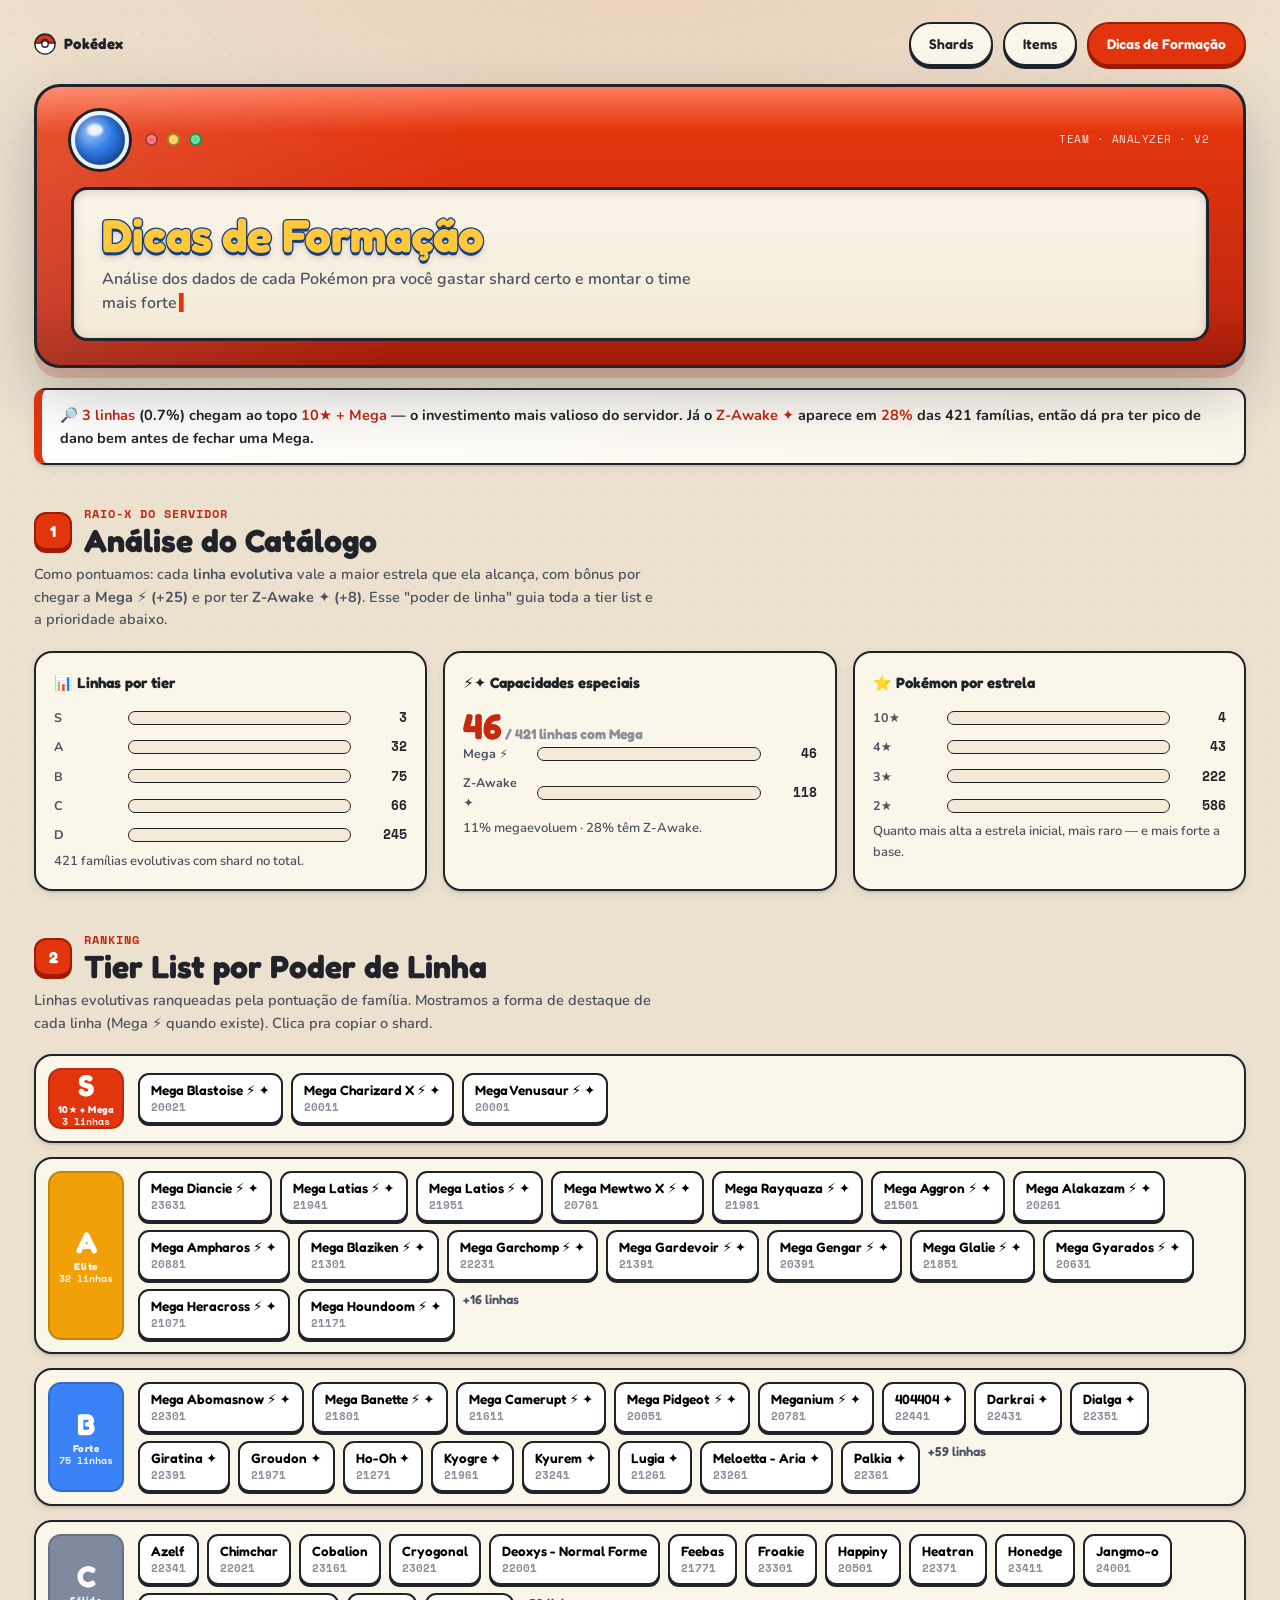
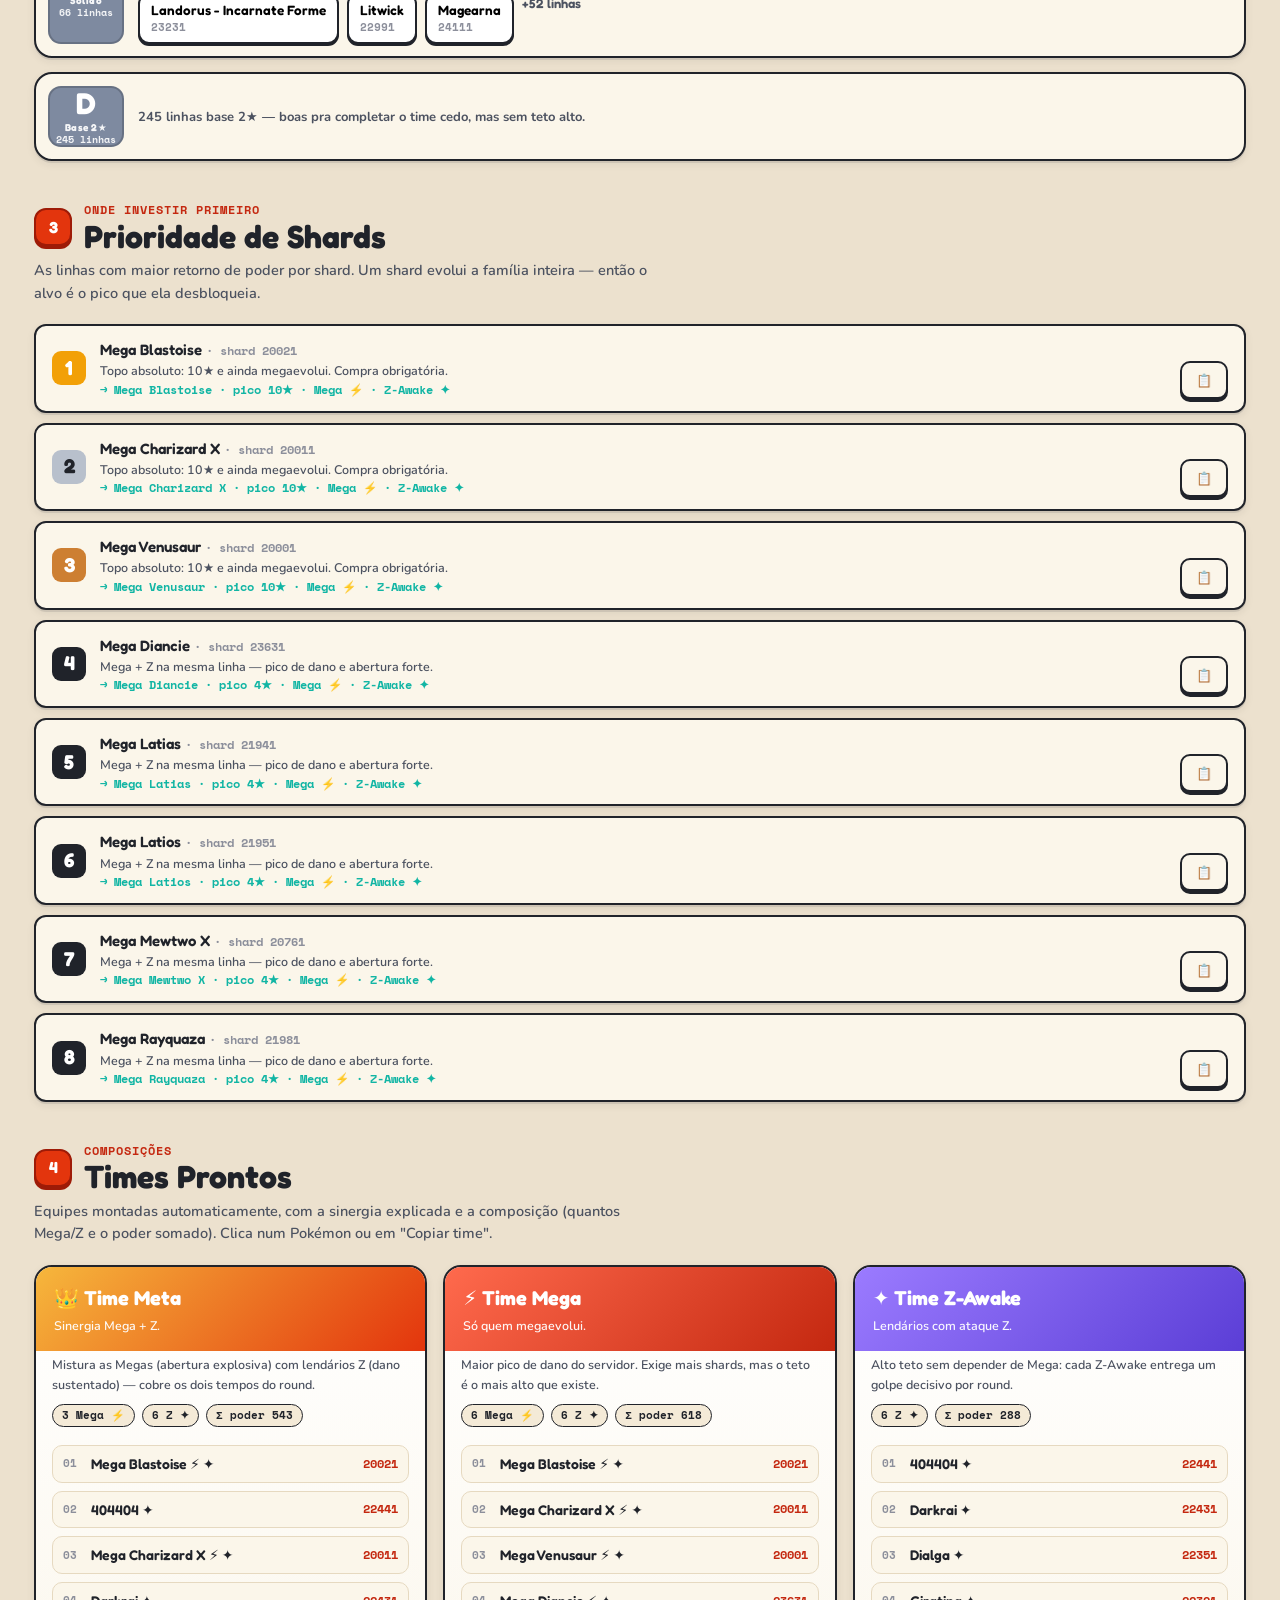
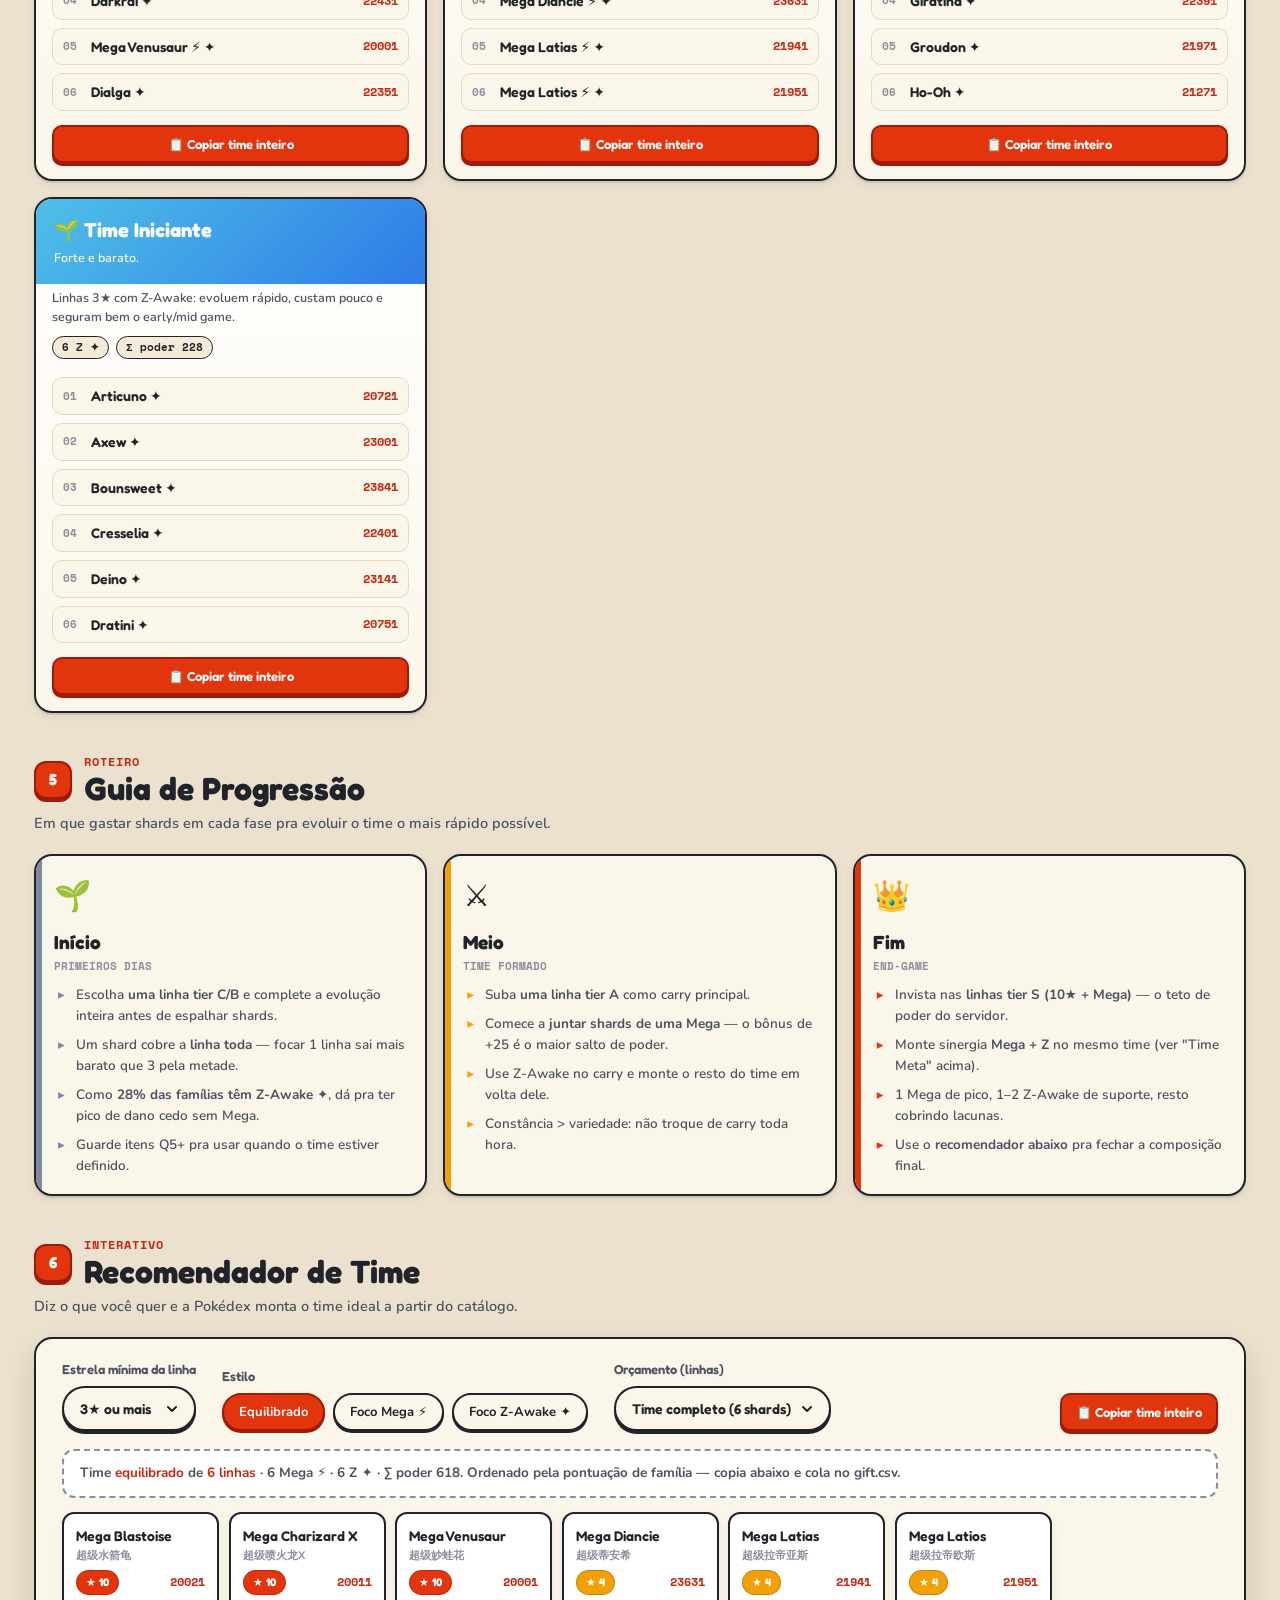
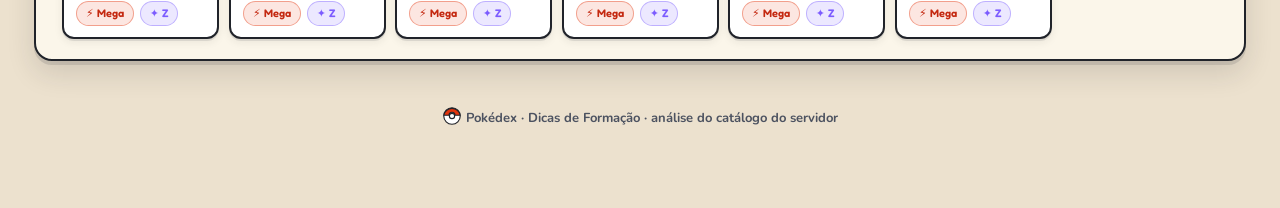
<file: dicas.html>
<!DOCTYPE html>
<html lang="pt-BR">
<head>
<meta charset="UTF-8">
<meta name="viewport" content="width=device-width, initial-scale=1.0">
<title>Dicas de Formação — Pokédex do Servidor</title>
<meta name="description" content="Análise completa do servidor: tier list por pontuação de família, prioridade de shards, times prontos com sinergia e um recomendador interativo — tudo calculado dos dados de cada Pokémon.">
<link rel="preconnect" href="https://fonts.googleapis.com">
<link rel="preconnect" href="https://fonts.gstatic.com" crossorigin>
<link href="https://fonts.googleapis.com/css2?family=Fredoka:wght@400;500;600;700&family=Nunito:wght@400;600;700;800;900&family=Space+Mono:wght@400;700&display=swap" rel="stylesheet">
<link rel="stylesheet" href="assets/css/styles.css">
<link rel="icon" href="data:image/svg+xml,%3Csvg xmlns='http://www.w3.org/2000/svg' viewBox='0 0 48 48'%3E%3Ccircle cx='24' cy='24' r='22' fill='%23fff' stroke='%2320232A' stroke-width='3'/%3E%3Cpath d='M2.3 22a22 22 0 0 1 43.4 0H32a8 8 0 0 0-16 0H2.3Z' fill='%23E3350D' stroke='%2320232A' stroke-width='3'/%3E%3Ccircle cx='24' cy='24' r='7' fill='%23fff' stroke='%2320232A' stroke-width='3'/%3E%3C/svg%3E">
</head>
<body>
<div class="container">

  <nav class="nav">
    <span class="nav-brand" id="brand"></span>
    <a href="index.html" class="nav-tab">Shards</a>
    <a href="items.html" class="nav-tab">Items</a>
    <a href="dicas.html" class="nav-tab active">Dicas de Formação</a>
  </nav>

  <header class="dex rise">
    <div class="dex-top">
      <div class="lens"></div>
      <div class="leds"><span class="led r"></span><span class="led y"></span><span class="led g"></span></div>
      <span class="dex-tagline">TEAM · ANALYZER · v2</span>
    </div>
    <div class="dex-screen">
      <h1><span class="logo-pop">Dicas de Formação</span></h1>
      <p class="subtitle blink-cursor">Análise dos dados de cada Pokémon pra você gastar shard certo e montar o time mais forte</p>
    </div>
  </header>

  <div class="callout" id="callout"></div>

  <!-- 1. ANÁLISE -->
  <section class="section">
    <div class="section-head">
      <span class="section-num">1</span>
      <div><div class="section-kicker">Raio-X do servidor</div><h2>Análise do Catálogo</h2></div>
    </div>
    <p class="section-sub">Como pontuamos: cada <b>linha evolutiva</b> vale a maior estrela que ela alcança, com bônus por chegar a <b>Mega ⚡ (+25)</b> e por ter <b>Z-Awake ✦ (+8)</b>. Esse "poder de linha" guia toda a tier list e a prioridade abaixo.</p>
    <div class="insights" id="insights"></div>
  </section>

  <!-- 2. TIER LIST -->
  <section class="section">
    <div class="section-head">
      <span class="section-num">2</span>
      <div><div class="section-kicker">Ranking</div><h2>Tier List por Poder de Linha</h2></div>
    </div>
    <p class="section-sub">Linhas evolutivas ranqueadas pela pontuação de família. Mostramos a forma de destaque de cada linha (Mega ⚡ quando existe). Clica pra copiar o shard.</p>
    <div id="tiers"></div>
  </section>

  <!-- 3. PRIORIDADE -->
  <section class="section">
    <div class="section-head">
      <span class="section-num">3</span>
      <div><div class="section-kicker">Onde investir primeiro</div><h2>Prioridade de Shards</h2></div>
    </div>
    <p class="section-sub">As linhas com maior retorno de poder por shard. Um shard evolui a família inteira — então o alvo é o pico que ela desbloqueia.</p>
    <div class="priority" id="priority"></div>
  </section>

  <!-- 4. TIMES -->
  <section class="section">
    <div class="section-head">
      <span class="section-num">4</span>
      <div><div class="section-kicker">Composições</div><h2>Times Prontos</h2></div>
    </div>
    <p class="section-sub">Equipes montadas automaticamente, com a sinergia explicada e a composição (quantos Mega/Z e o poder somado). Clica num Pokémon ou em "Copiar time".</p>
    <div class="teams" id="teams"></div>
  </section>

  <!-- 5. PROGRESSÃO -->
  <section class="section">
    <div class="section-head">
      <span class="section-num">5</span>
      <div><div class="section-kicker">Roteiro</div><h2>Guia de Progressão</h2></div>
    </div>
    <p class="section-sub">Em que gastar shards em cada fase pra evoluir o time o mais rápido possível.</p>
    <div class="phases">
      <div class="phase early">
        <div class="pico">🌱</div><h3>Início</h3><div class="when">Primeiros dias</div>
        <ul>
          <li>Escolha <b>uma linha tier C/B</b> e complete a evolução inteira antes de espalhar shards.</li>
          <li>Um shard cobre a <b>linha toda</b> — focar 1 linha sai mais barato que 3 pela metade.</li>
          <li>Como <b>28% das famílias têm Z-Awake ✦</b>, dá pra ter pico de dano cedo sem Mega.</li>
          <li>Guarde itens Q5+ pra usar quando o time estiver definido.</li>
        </ul>
      </div>
      <div class="phase mid">
        <div class="pico">⚔️</div><h3>Meio</h3><div class="when">Time formado</div>
        <ul>
          <li>Suba <b>uma linha tier A</b> como carry principal.</li>
          <li>Comece a <b>juntar shards de uma Mega</b> — o bônus de +25 é o maior salto de poder.</li>
          <li>Use Z-Awake no carry e monte o resto do time em volta dele.</li>
          <li>Constância &gt; variedade: não troque de carry toda hora.</li>
        </ul>
      </div>
      <div class="phase late">
        <div class="pico">👑</div><h3>Fim</h3><div class="when">End-game</div>
        <ul>
          <li>Invista nas <b>linhas tier S (10★ + Mega)</b> — o teto de poder do servidor.</li>
          <li>Monte sinergia <b>Mega + Z</b> no mesmo time (ver "Time Meta" acima).</li>
          <li>1 Mega de pico, 1–2 Z-Awake de suporte, resto cobrindo lacunas.</li>
          <li>Use o <b>recomendador abaixo</b> pra fechar a composição final.</li>
        </ul>
      </div>
    </div>
  </section>

  <!-- 6. RECOMENDADOR -->
  <section class="section">
    <div class="section-head">
      <span class="section-num">6</span>
      <div><div class="section-kicker">Interativo</div><h2>Recomendador de Time</h2></div>
    </div>
    <p class="section-sub">Diz o que você quer e a Pokédex monta o time ideal a partir do catálogo.</p>
    <div class="reco">
      <div class="reco-controls">
        <div class="reco-field">
          <span class="lab">Estrela mínima da linha</span>
          <select class="select" id="reco-star">
            <option value="0">Qualquer</option>
            <option value="2">2★ ou mais</option>
            <option value="3" selected>3★ ou mais</option>
            <option value="4">4★ ou mais</option>
            <option value="10">Só 10★</option>
          </select>
        </div>
        <div class="reco-field">
          <span class="lab">Estilo</span>
          <div class="chip-group" id="reco-style">
            <button class="chip active" data-style="balanced">Equilibrado</button>
            <button class="chip" data-style="mega">Foco Mega ⚡</button>
            <button class="chip" data-style="z">Foco Z-Awake ✦</button>
          </div>
        </div>
        <div class="reco-field">
          <span class="lab">Orçamento (linhas)</span>
          <select class="select" id="reco-size">
            <option value="3">Trio (3 shards)</option>
            <option value="6" selected>Time completo (6 shards)</option>
          </select>
        </div>
        <button class="btn btn-red" id="reco-copy" style="margin-left:auto">📋 Copiar time inteiro</button>
      </div>
      <div class="reco-note" id="reco-note"></div>
      <div class="reco-out" id="reco-out"></div>
    </div>
  </section>

  <footer class="footer">
    <span id="foot-ball"></span>Pokédex · Dicas de Formação · análise do catálogo do servidor
  </footer>

</div>

<script src="assets/js/pokemons-data.js"></script>
<script src="assets/js/app.js"></script>
<script>
  document.getElementById('brand').innerHTML = POKEBALL_SVG + 'Pokédex';
  document.getElementById('foot-ball').innerHTML = POKEBALL_SVG;

  /* ---------- modelo de famílias ---------- */
  const DEX = pokemonDex();
  const wf = DEX.filter(p => p.frag);
  const ns = p => parseInt(p.star, 10) || 0;

  const famMap = new Map();
  for (const p of wf) { const k = p.family || p.name_en; if (!famMap.has(k)) famMap.set(k, []); famMap.get(k).push(p); }
  const FAMILIES = [...famMap.entries()].map(([key, arr]) => {
    const maxStar = Math.max(...arr.map(ns));
    const hasMega = arr.some(p => p.mega);
    const hasZ = arr.some(p => p.z);
    const fscore = maxStar * 10 + (hasMega ? 25 : 0) + (hasZ ? 8 : 0);
    const megaForm = arr.filter(p => p.mega).sort((a, b) => ns(b) - ns(a))[0];
    const head = megaForm || arr.reduce((a, b) => ns(b) > ns(a) ? b : a);
    return { key, members: arr, maxStar, hasMega, hasZ, fscore, name: head.name_en, name_cn: head.name_cn, frag: head.frag, stages: arr.length };
  }).sort((a, b) => b.fscore - a.fscore || a.name.localeCompare(b.name));

  const TOTAL = FAMILIES.length;
  const megaFams = FAMILIES.filter(f => f.hasMega).length;
  const zFams = FAMILIES.filter(f => f.hasZ).length;
  const tierOf = f => { const s = f.fscore; return s >= 100 ? 'S' : s >= 55 ? 'A' : s >= 38 ? 'B' : s >= 26 ? 'C' : 'D'; };
  const tierCount = t => FAMILIES.filter(f => tierOf(f) === t).length;
  const pct = n => Math.round(n / TOTAL * 100);
  const icons = f => `${f.hasMega ? ' ⚡' : ''}${f.hasZ ? ' ✦' : ''}`;

  /* ---------- callout ---------- */
  document.getElementById('callout').innerHTML =
    `🔎 <b>${tierCount('S')} linhas</b> (${(tierCount('S') / TOTAL * 100).toFixed(1)}%) chegam ao topo <b>10★ + Mega</b> — o investimento mais valioso do servidor. ` +
    `Já o <b>Z-Awake ✦</b> aparece em <b>${pct(zFams)}%</b> das ${TOTAL} famílias, então dá pra ter pico de dano bem antes de fechar uma Mega.`;

  /* ---------- helpers de barra ---------- */
  function bars(rows, max) {
    return `<div class="bars">${rows.map(r => `
      <div class="bar-row">
        <span class="k">${r.k}</span>
        <span class="bar-track"><span class="bar-fill" style="width:${Math.max(4, r.v / max * 100)}%;--bar:${r.color}"></span></span>
        <span class="v">${r.v}</span>
      </div>`).join('')}</div>`;
  }

  /* ---------- 1. INSIGHTS ---------- */
  (function renderInsights() {
    const tierRows = [
      { k: 'S', v: tierCount('S'), color: 'var(--t10)' },
      { k: 'A', v: tierCount('A'), color: 'var(--t4)' },
      { k: 'B', v: tierCount('B'), color: 'var(--t3)' },
      { k: 'C', v: tierCount('C'), color: 'var(--teal)' },
      { k: 'D', v: tierCount('D'), color: 'var(--t2)' },
    ];
    const starCount = s => wf.filter(p => ns(p) === s).length;
    const starRows = [
      { k: '10★', v: starCount(10), color: 'var(--t10)' },
      { k: '4★', v: starCount(4), color: 'var(--t4)' },
      { k: '3★', v: starCount(3), color: 'var(--t3)' },
      { k: '2★', v: starCount(2), color: 'var(--t2)' },
    ];
    document.getElementById('insights').innerHTML = `
      <div class="insight">
        <h3>📊 Linhas por tier</h3>
        ${bars(tierRows, Math.max(...tierRows.map(r => r.v)))}
        <div class="cap">${TOTAL} famílias evolutivas com shard no total.</div>
      </div>
      <div class="insight">
        <h3>⚡✦ Capacidades especiais</h3>
        <div class="lead">${megaFams}<small> / ${TOTAL} linhas com Mega</small></div>
        ${bars([
          { k: 'Mega ⚡', v: megaFams, color: 'var(--mega)' },
          { k: 'Z-Awake ✦', v: zFams, color: 'var(--z)' }
        ], TOTAL)}
        <div class="cap">${pct(megaFams)}% megaevoluem · ${pct(zFams)}% têm Z-Awake.</div>
      </div>
      <div class="insight">
        <h3>⭐ Pokémon por estrela</h3>
        ${bars(starRows, Math.max(...starRows.map(r => r.v)))}
        <div class="cap">Quanto mais alta a estrela inicial, mais raro — e mais forte a base.</div>
      </div>`;
  })();

  /* ---------- 2. TIER LIST ---------- */
  (function renderTiers() {
    const meta = {
      S: { cls: 'tier-s', s: '10★ + Mega', limit: 12 },
      A: { cls: 'tier-a', s: 'Elite', limit: 16 },
      B: { cls: 'tier-b', s: 'Forte', limit: 16 },
      C: { cls: 'tier-c', s: 'Sólido', limit: 14 },
      D: { cls: 'tier-d', s: 'Base 2★', limit: 0 },
    };
    document.getElementById('tiers').innerHTML = ['S', 'A', 'B', 'C', 'D'].map(t => {
      const mons = FAMILIES.filter(f => tierOf(f) === t);
      const m = meta[t];
      const shown = mons.slice(0, m.limit);
      const rest = mons.length - shown.length;
      return `
      <div class="tier">
        <div class="tier-badge ${m.cls}"><div><div class="t">${t}</div><div class="s">${m.s}</div><div class="c">${mons.length} linhas</div></div></div>
        <div class="tier-mons">
          ${shown.map(f => `
            <button class="mon-pill" data-copy="{${escapeHtml(f.frag)}=100}" data-name="${escapeHtml(f.name)}" title="Copiar shard de ${escapeHtml(f.name)}">
              <span class="nm">${escapeHtml(f.name)}${icons(f)}</span>
              <span class="fr">${escapeHtml(f.frag)}</span>
            </button>`).join('')}
          ${t === 'D'
            ? `<span class="tier-rest">${mons.length} linhas base 2★ — boas pra completar o time cedo, mas sem teto alto.</span>`
            : (rest > 0 ? `<span class="chip-label">+${rest} linhas</span>` : '')}
        </div>
      </div>`;
    }).join('');
  })();

  /* ---------- 3. PRIORIDADE ---------- */
  (function renderPriority() {
    function reason(f) {
      if (f.hasMega && f.maxStar >= 10) return 'Topo absoluto: 10★ e ainda megaevolui. Compra obrigatória.';
      if (f.hasMega && f.hasZ) return 'Mega + Z na mesma linha — pico de dano e abertura forte.';
      if (f.hasMega) return 'Chega a Mega: maior salto de poder por shard.';
      if (f.hasZ && f.maxStar >= 4) return '4★ com Z-Awake — carry versátil e acessível.';
      if (f.hasZ) return 'Z-Awake desbloqueia o ataque Z especial.';
      return 'Linha de base sólida pra firmar o time.';
    }
    function unlock(f) {
      const bits = [];
      if (f.maxStar) bits.push(`pico ${f.maxStar}★`);
      if (f.hasMega) bits.push('Mega ⚡');
      if (f.hasZ) bits.push('Z-Awake ✦');
      return `→ ${escapeHtml(f.name)} · ${bits.join(' · ')}`;
    }
    document.getElementById('priority').innerHTML = FAMILIES.slice(0, 8).map((f, i) => `
      <div class="prio">
        <span class="rank">${i + 1}</span>
        <div class="body">
          <div class="ttl">${escapeHtml(f.name)} <span style="font-family:var(--font-mono);font-size:12px;color:var(--ink-3)">· shard ${escapeHtml(f.frag)}</span></div>
          <div class="why">${reason(f)}</div>
          <div class="unlock">${unlock(f)}</div>
        </div>
        <button class="btn btn-copy" style="width:auto" data-copy="{${escapeHtml(f.frag)}=100}" data-name="${escapeHtml(f.name)}">📋</button>
      </div>`).join('');
  })();

  /* ---------- 4. TIMES ---------- */
  function mergeTeam(parts, size) {
    const seen = new Set(); const out = [];
    for (const f of parts) { if (seen.has(f.key)) continue; seen.add(f.key); out.push(f); if (out.length === size) break; }
    return out;
  }
  function interleave(a, b) {
    const out = []; for (let i = 0; i < Math.max(a.length, b.length); i++) { if (a[i]) out.push(a[i]); if (b[i]) out.push(b[i]); } return out;
  }
  function teamStats(mons) {
    const meg = mons.filter(f => f.hasMega).length, z = mons.filter(f => f.hasZ).length;
    const sum = mons.reduce((s, f) => s + f.fscore, 0);
    const tags = [];
    if (meg) tags.push(`${meg} Mega ⚡`);
    if (z) tags.push(`${z} Z ✦`);
    tags.push(`Σ poder ${sum}`);
    return tags;
  }
  function teamCard(cfg) {
    const giftAll = cfg.mons.map(f => `{${f.frag}=100}`).join('');
    return `
      <div class="team">
        <div class="team-head ${cfg.cls}">
          <div class="tname">${cfg.icon} ${escapeHtml(cfg.name)}</div>
          <div class="tdesc">${escapeHtml(cfg.desc)}</div>
        </div>
        <div class="team-why">${escapeHtml(cfg.why)}</div>
        <div class="team-stat">${teamStats(cfg.mons).map(t => `<span class="mini-tag">${t}</span>`).join('')}</div>
        <div class="team-body">
          ${cfg.mons.map((f, i) => `
            <div class="team-mon" data-copy="{${escapeHtml(f.frag)}=100}" data-name="${escapeHtml(f.name)}" title="Copiar shard">
              <span class="num">${String(i + 1).padStart(2, '0')}</span>
              <span class="nm">${escapeHtml(f.name)}${icons(f)}</span>
              <span class="fr">${escapeHtml(f.frag)}</span>
            </div>`).join('')}
        </div>
        <div class="team-foot">
          <button class="btn btn-red" style="width:100%" data-copy="${giftAll}" data-name="${escapeHtml(cfg.name)} (time inteiro)">📋 Copiar time inteiro</button>
        </div>
      </div>`;
  }
  (function renderTeams() {
    const megas = FAMILIES.filter(f => f.hasMega).slice(0, 6);
    const zLegends = FAMILIES.filter(f => f.hasZ && !f.hasMega).slice(0, 6);
    const starters = FAMILIES.filter(f => f.hasZ && f.maxStar === 3 && !f.hasMega).slice(0, 6);
    const teams = [
      { cls: 'legend', icon: '👑', name: 'Time Meta', desc: 'Sinergia Mega + Z.',
        why: 'Mistura as Megas (abertura explosiva) com lendários Z (dano sustentado) — cobre os dois tempos do round.',
        mons: mergeTeam(interleave(megas, zLegends), 6) },
      { cls: 'mega', icon: '⚡', name: 'Time Mega', desc: 'Só quem megaevolui.',
        why: 'Maior pico de dano do servidor. Exige mais shards, mas o teto é o mais alto que existe.',
        mons: megas },
      { cls: 'z', icon: '✦', name: 'Time Z-Awake', desc: 'Lendários com ataque Z.',
        why: 'Alto teto sem depender de Mega: cada Z-Awake entrega um golpe decisivo por round.',
        mons: zLegends },
      { cls: 'starter', icon: '🌱', name: 'Time Iniciante', desc: 'Forte e barato.',
        why: 'Linhas 3★ com Z-Awake: evoluem rápido, custam pouco e seguram bem o early/mid game.',
        mons: starters },
    ];
    document.getElementById('teams').innerHTML = teams.map(teamCard).join('');
  })();

  /* ---------- 6. RECOMENDADOR ---------- */
  let recoStyle = 'balanced';
  function renderReco() {
    const minStar = parseInt(document.getElementById('reco-star').value, 10);
    const size = parseInt(document.getElementById('reco-size').value, 10);
    let pool = FAMILIES.filter(f => minStar === 10 ? f.maxStar === 10 : f.maxStar >= minStar);
    if (recoStyle === 'mega') pool = pool.filter(f => f.hasMega);
    if (recoStyle === 'z') pool = pool.filter(f => f.hasZ);
    const team = pool.slice(0, size);
    const out = document.getElementById('reco-out');
    const note = document.getElementById('reco-note');
    if (!team.length) {
      note.innerHTML = '';
      out.innerHTML = `<div class="reco-empty">Nenhuma linha bate com esses filtros 😅<br>relaxa a estrela mínima ou troca o estilo.</div>`;
      return;
    }
    const stats = teamStats(team);
    const styleLabel = { balanced: 'equilibrado', mega: 'foco Mega ⚡', z: 'foco Z-Awake ✦' }[recoStyle];
    note.innerHTML = `Time <b>${styleLabel}</b> de <b>${team.length} ${team.length === 1 ? 'linha' : 'linhas'}</b> · ${stats.join(' · ')}. Ordenado pela pontuação de família — copia abaixo e cola no gift.csv.`;
    out.innerHTML = team.map(f => `
      <div class="reco-mon" data-copy="{${escapeHtml(f.frag)}=100}" data-name="${escapeHtml(f.name)}" title="Copiar shard" style="cursor:pointer">
        <div class="nm">${escapeHtml(f.name)}</div>
        <div class="cn">${escapeHtml(f.name_cn || '')}</div>
        <div class="row">
          <span class="star-pill" style="--strip:${starColor(String(f.maxStar))};font-size:11px">★ ${f.maxStar}</span>
          <span class="fr">${escapeHtml(f.frag)}</span>
        </div>
        <div class="tags" style="margin-top:6px">
          ${f.hasMega ? '<span class="tag tag-mega">⚡ Mega</span>' : ''}
          ${f.hasZ ? '<span class="tag tag-z">✦ Z</span>' : ''}
        </div>
      </div>`).join('');
    out.dataset.gift = team.map(f => `{${f.frag}=100}`).join('');
  }
  document.getElementById('reco-star').addEventListener('change', renderReco);
  document.getElementById('reco-size').addEventListener('change', renderReco);
  document.querySelectorAll('#reco-style .chip').forEach(b => b.addEventListener('click', () => {
    document.querySelectorAll('#reco-style .chip').forEach(x => x.classList.remove('active'));
    b.classList.add('active'); recoStyle = b.dataset.style; renderReco();
  }));
  document.getElementById('reco-copy').addEventListener('click', () => {
    const gift = document.getElementById('reco-out').dataset.gift;
    if (gift) copyGift(gift, 'time recomendado');
  });

  /* delegated copy */
  document.addEventListener('click', e => {
    const el = e.target.closest('[data-copy]');
    if (!el || el.id === 'reco-copy') return;
    copyGift(el.dataset.copy, el.dataset.name);
    if (el.classList.contains('btn-copy')) {
      const orig = el.innerHTML; el.classList.add('copied');
      setTimeout(() => { el.innerHTML = orig; el.classList.remove('copied'); }, 1400);
    }
  });

  renderReco();
</script>
</body>
</html>
</file>
<file: assets/css/styles.css>
/* =========================================================================
   POKéDEX RETRO — shared design system
   Aesthetic: iconic Pokédex device. Red chrome, cream "screen" panels,
   blue lens, status LEDs, chunky ink borders, soft physical shadows.
   ========================================================================= */

/* ---- Reset ---- */
*, *::before, *::after { margin: 0; padding: 0; box-sizing: border-box; }

:root {
  /* Device reds */
  --red: #E3350D;
  --red-2: #C42810;
  --red-3: #9E1B07;
  --red-hi: #FF7A5C;

  /* Paper / screen */
  --bg: #ECE1CE;
  --bg-2: #E3D5BC;
  --cream: #FBF6EA;
  --cream-2: #F4EAD7;
  --paper: #FFFFFF;

  /* Ink */
  --ink: #20232A;
  --ink-2: #4C5260;
  --ink-3: #8C8F9B;
  --line: #20232A;            /* chunky device outline */
  --line-soft: #E6D9C0;       /* soft divider on cream */

  /* Iconic lens */
  --lens: #2E7BE6;
  --lens-hi: #A7CCFF;
  --lens-deep: #163E86;

  /* Status LEDs */
  --led-red: #FF5A5A;
  --led-yellow: #FFD23F;
  --led-green: #46D67E;

  /* Accents */
  --gold: #F2A007;
  --gold-2: #FFC83D;
  --mega: #E3350D;
  --z: #7C5CFF;
  --teal: #11B5A4;

  /* Tier colors (star) */
  --t2: #7E8AA0;   /* 2★ common  */
  --t3: #3B82F6;   /* 3★ rare    */
  --t4: #F2A007;   /* 4★ epic    */
  --t10: #E3350D;  /* 10★ legend */

  /* Quality colors (items q1..q7) */
  --q1: #9AA0AC;
  --q2: #4FB958;
  --q3: #3B82F6;
  --q4: #A855F7;
  --q5: #F2A007;
  --q6: #E3350D;
  --q7: #14B8A6;

  --shadow-sm: 0 2px 0 rgba(32,35,42,.10), 0 3px 8px rgba(32,35,42,.08);
  --shadow-md: 0 4px 0 rgba(32,35,42,.12), 0 12px 28px rgba(32,35,42,.14);
  --shadow-lg: 0 10px 0 rgba(158,27,7,.18), 0 26px 60px rgba(32,35,42,.26);

  --radius: 18px;
  --radius-sm: 12px;
  --maxw: 1320px;

  --font-display: 'Fredoka', system-ui, sans-serif;
  --font-body: 'Nunito', system-ui, sans-serif;
  --font-mono: 'Space Mono', ui-monospace, monospace;
}

/* ---- Base ---- */
html { scroll-behavior: smooth; }
body {
  font-family: var(--font-body);
  color: var(--ink);
  background: var(--bg);
  line-height: 1.55;
  min-height: 100vh;
  -webkit-font-smoothing: antialiased;
  position: relative;
  overflow-x: hidden;
}
/* warm paper texture: dotted halftone + soft top glow */
body::before {
  content: "";
  position: fixed; inset: 0;
  background-image:
    radial-gradient(rgba(32,35,42,.045) 1.2px, transparent 1.2px),
    radial-gradient(1100px 520px at 50% -8%, rgba(227,53,13,.10), transparent 70%);
  background-size: 22px 22px, 100% 100%;
  pointer-events: none;
  z-index: 0;
}
.container { max-width: var(--maxw); margin: 0 auto; padding: 22px clamp(14px, 3vw, 34px) 80px; position: relative; z-index: 1; }

a { color: inherit; }
::selection { background: var(--red); color: #fff; }

/* =========================================================================
   NAVIGATION — device tab buttons
   ========================================================================= */
.nav {
  display: flex; gap: 10px; flex-wrap: wrap; align-items: center;
  margin-bottom: 18px;
}
.nav-brand {
  font-family: var(--font-display);
  font-weight: 700; font-size: 15px; letter-spacing: .3px;
  display: inline-flex; align-items: center; gap: 8px;
  margin-right: auto;
  color: var(--ink);
}
.nav-brand .pokeball { width: 22px; height: 22px; }
.nav-tab {
  font-family: var(--font-display);
  font-weight: 600; font-size: 14px;
  padding: 9px 18px;
  background: var(--cream);
  border: 2px solid var(--line);
  border-radius: 999px;
  color: var(--ink);
  text-decoration: none;
  box-shadow: 0 3px 0 var(--line);
  transition: transform .12s ease, box-shadow .12s ease, background .12s ease, color .12s ease;
}
.nav-tab:hover { transform: translateY(-2px); box-shadow: 0 5px 0 var(--line); background: var(--paper); }
.nav-tab:active { transform: translateY(2px); box-shadow: 0 1px 0 var(--line); }
.nav-tab.active { background: var(--red); color: #fff; box-shadow: 0 3px 0 var(--red-3); border-color: var(--red-3); }

/* =========================================================================
   POKéDEX HERO DEVICE
   ========================================================================= */
.dex {
  position: relative;
  background:
    linear-gradient(180deg, var(--red-hi) 0%, var(--red) 16%, var(--red-2) 78%, var(--red-3) 100%);
  border: 3px solid var(--line);
  border-radius: 26px;
  padding: 24px clamp(18px, 3vw, 34px);
  box-shadow: var(--shadow-lg);
  overflow: hidden;
  margin-bottom: 20px;
}
/* device sheen */
.dex::after {
  content: ""; position: absolute; top: -40%; left: -10%;
  width: 60%; height: 180%;
  background: linear-gradient(100deg, rgba(255,255,255,.18), transparent 70%);
  transform: rotate(8deg); pointer-events: none;
}
.dex-top { display: flex; align-items: center; gap: 16px; margin-bottom: 18px; position: relative; z-index: 2; }
.lens {
  flex: none; width: 58px; height: 58px; border-radius: 50%;
  background: radial-gradient(circle at 32% 30%, var(--lens-hi), var(--lens) 45%, var(--lens-deep) 100%);
  border: 4px solid #EAF1FF;
  box-shadow: 0 0 0 3px var(--line), inset 0 0 12px rgba(0,0,0,.35);
  position: relative; animation: lensGlow 4s ease-in-out infinite;
}
.lens::after {
  content: ""; position: absolute; top: 9px; left: 12px;
  width: 16px; height: 12px; border-radius: 50%;
  background: rgba(255,255,255,.85); filter: blur(1px);
}
.leds { display: flex; gap: 9px; align-items: center; }
.led { width: 13px; height: 13px; border-radius: 50%; border: 2px solid rgba(0,0,0,.35); box-shadow: inset 0 0 4px rgba(255,255,255,.6); }
.led.r { background: var(--led-red); }
.led.y { background: var(--led-yellow); }
.led.g { background: var(--led-green); animation: blink 1.8s steps(1) infinite; }
.dex-tagline { margin-left: auto; font-family: var(--font-mono); font-size: 11px; color: rgba(255,255,255,.85); letter-spacing: .5px; text-transform: uppercase; }

.dex-screen {
  position: relative; z-index: 2;
  background: linear-gradient(180deg, var(--cream), var(--cream-2));
  border: 3px solid var(--line);
  border-radius: 16px;
  padding: 22px clamp(16px, 3vw, 28px);
  box-shadow: inset 0 2px 10px rgba(32,35,42,.18);
  overflow: hidden;
}
/* scanlines on the screen */
.dex-screen::before {
  content: ""; position: absolute; inset: 0; pointer-events: none; opacity: .5;
  background: repeating-linear-gradient(180deg, transparent 0 3px, rgba(32,35,42,.04) 3px 4px);
}
.dex-screen h1 {
  font-family: var(--font-display);
  font-weight: 700;
  font-size: clamp(28px, 5vw, 46px);
  line-height: 1.02;
  letter-spacing: -.5px;
  position: relative;
}
.logo-pop {
  color: var(--gold-2);
  -webkit-text-stroke: 2.5px var(--lens-deep);
  paint-order: stroke fill;
  text-shadow: 0 3px 0 var(--lens-deep), 0 4px 6px rgba(0,0,0,.2);
}
.dex-screen .subtitle { color: var(--ink-2); font-size: clamp(13px, 1.6vw, 16px); margin-top: 8px; max-width: 60ch; font-weight: 600; }
.dex-screen .blink-cursor::after { content: "▍"; color: var(--red); animation: blink 1s steps(1) infinite; margin-left: 2px; }

/* =========================================================================
   STATS GAUGES
   ========================================================================= */
.stats {
  display: grid;
  grid-template-columns: repeat(auto-fit, minmax(140px, 1fr));
  gap: 12px; margin-bottom: 18px;
}
.stat {
  background: var(--cream); border: 2px solid var(--line); border-radius: var(--radius-sm);
  padding: 16px 14px; text-align: center; box-shadow: var(--shadow-sm);
  position: relative; overflow: hidden;
  transition: transform .14s ease, box-shadow .14s ease;
}
.stat:hover { transform: translateY(-3px); box-shadow: var(--shadow-md); }
.stat::before { content: ""; position: absolute; top: 0; left: 0; right: 0; height: 5px; background: var(--red); }
.stat.op::before { background: var(--q6); } .stat.high::before { background: var(--q5); }
.stat.mid::before { background: var(--q3); } .stat.low::before { background: var(--q1); }
.stat-num { font-family: var(--font-display); font-weight: 700; font-size: 28px; color: var(--ink); line-height: 1; }
.stat-lbl { font-size: 12px; color: var(--ink-2); margin-top: 6px; font-weight: 700; text-transform: uppercase; letter-spacing: .4px; }

/* =========================================================================
   INFO NOTE
   ========================================================================= */
.note {
  background: var(--paper); border: 2px dashed var(--ink-3); border-radius: var(--radius-sm);
  padding: 14px 18px; margin-bottom: 16px; font-size: 13.5px; color: var(--ink-2); font-weight: 600;
  box-shadow: var(--shadow-sm);
}
.note strong { color: var(--red-2); }
.note code {
  font-family: var(--font-mono); background: var(--ink); color: var(--gold-2);
  padding: 1px 7px; border-radius: 6px; font-size: 12px; font-weight: 700;
}

/* =========================================================================
   CONTROLS — search, chips, select
   ========================================================================= */
.controls { display: flex; flex-direction: column; gap: 12px; margin-bottom: 16px; }
.search-row { display: flex; gap: 10px; flex-wrap: wrap; align-items: center; }
.search {
  flex: 1; min-width: 220px;
  font-family: var(--font-body); font-size: 15px; font-weight: 600; color: var(--ink);
  padding: 13px 16px 13px 44px;
  background: var(--paper) url("data:image/svg+xml,%3Csvg xmlns='http://www.w3.org/2000/svg' width='18' height='18' viewBox='0 0 24 24' fill='none' stroke='%2320232A' stroke-width='2.4' stroke-linecap='round'%3E%3Ccircle cx='11' cy='11' r='7'/%3E%3Cpath d='m21 21-4.3-4.3'/%3E%3C/svg%3E") 15px center no-repeat;
  border: 2px solid var(--line); border-radius: 999px; box-shadow: 0 3px 0 var(--line);
  transition: box-shadow .12s, transform .12s;
}
.search::placeholder { color: var(--ink-3); font-weight: 600; }
.search:focus { outline: none; box-shadow: 0 3px 0 var(--red), 0 0 0 4px rgba(227,53,13,.18); }

.select {
  font-family: var(--font-display); font-weight: 600; font-size: 14px; color: var(--ink);
  padding: 12px 38px 12px 16px; border: 2px solid var(--line); border-radius: 999px;
  background: var(--cream) url("data:image/svg+xml,%3Csvg xmlns='http://www.w3.org/2000/svg' width='16' height='16' viewBox='0 0 24 24' fill='none' stroke='%2320232A' stroke-width='3' stroke-linecap='round' stroke-linejoin='round'%3E%3Cpath d='m6 9 6 6 6-6'/%3E%3C/svg%3E") right 14px center no-repeat;
  box-shadow: 0 3px 0 var(--line); cursor: pointer; -webkit-appearance: none; appearance: none;
}
.select:focus { outline: none; }

.chip-group { display: flex; gap: 8px; flex-wrap: wrap; align-items: center; }
.chip-label { font-family: var(--font-display); font-size: 13px; font-weight: 600; color: var(--ink-2); margin-right: 2px; }
.chip {
  font-family: var(--font-body); font-weight: 700; font-size: 13px;
  padding: 8px 15px; background: var(--cream); color: var(--ink);
  border: 2px solid var(--line); border-radius: 999px; cursor: pointer;
  box-shadow: 0 2px 0 var(--line);
  transition: transform .1s, box-shadow .1s, background .12s, color .12s;
}
.chip:hover { transform: translateY(-1px); background: var(--paper); }
.chip:active { transform: translateY(2px); box-shadow: 0 0 0 var(--line); }
.chip.active { background: var(--red); color: #fff; border-color: var(--red-3); box-shadow: 0 2px 0 var(--red-3); }
.chip.star.active { background: var(--gold); border-color: #B9790A; box-shadow: 0 2px 0 #B9790A; color: var(--ink); }
/* quality chips */
.chip.q1.active{background:var(--q1);border-color:#6c727c;box-shadow:0 2px 0 #6c727c;color:#fff}
.chip.q2.active{background:var(--q2);border-color:#338a3a;box-shadow:0 2px 0 #338a3a;color:#fff}
.chip.q3.active{background:var(--q3);border-color:#2a5fbf;box-shadow:0 2px 0 #2a5fbf;color:#fff}
.chip.q4.active{background:var(--q4);border-color:#7c33c4;box-shadow:0 2px 0 #7c33c4;color:#fff}
.chip.q5.active{background:var(--q5);border-color:#b9790a;box-shadow:0 2px 0 #b9790a;color:#fff}
.chip.q6.active{background:var(--q6);border-color:#9e1b07;box-shadow:0 2px 0 #9e1b07;color:#fff}
.chip.q7.active{background:linear-gradient(90deg,#ef4444,#f59e0b,#10b981,#3b82f6,#a855f7);border-color:var(--line);color:#fff}

/* =========================================================================
   TOOLBAR / COUNT
   ========================================================================= */
.toolbar {
  display: flex; justify-content: space-between; align-items: center; gap: 12px;
  margin-bottom: 14px; font-weight: 700; font-size: 13.5px; color: var(--ink-2); flex-wrap: wrap;
}
.toolbar .count { font-family: var(--font-display); color: var(--red-2); font-size: 17px; }

/* =========================================================================
   CARD GRID
   ========================================================================= */
.grid {
  display: grid;
  grid-template-columns: repeat(auto-fill, minmax(248px, 1fr));
  gap: 16px;
}
.card {
  content-visibility: auto;
  contain-intrinsic-size: 200px;
  position: relative;
  background: linear-gradient(180deg, var(--paper), var(--cream));
  border: 2px solid var(--line); border-radius: var(--radius);
  padding: 16px 16px 14px; box-shadow: var(--shadow-sm);
  transition: transform .16s ease, box-shadow .16s ease, border-color .16s ease;
  display: flex; flex-direction: column; gap: 10px; overflow: hidden;
}
.card::before { /* tier strip */
  content: ""; position: absolute; top: 0; left: 0; right: 0; height: 6px; background: var(--strip, var(--t2));
}
.card:hover { transform: translateY(-5px) rotate(-.4deg); box-shadow: var(--shadow-md); border-color: var(--red); }

.card-head { display: flex; align-items: flex-start; justify-content: space-between; gap: 10px; }
.dexno { font-family: var(--font-mono); font-size: 11px; font-weight: 700; color: var(--ink-3); }
.card-name { font-family: var(--font-display); font-weight: 600; font-size: 19px; line-height: 1.1; color: var(--ink); }
.card-cn { font-size: 12px; color: var(--ink-3); font-weight: 700; margin-top: 1px; }

.stars { display: inline-flex; gap: 1px; align-items: center; font-size: 14px; line-height: 1; }
.star-pill {
  font-family: var(--font-display); font-weight: 700; font-size: 12px;
  display: inline-flex; align-items: center; gap: 3px;
  padding: 3px 9px; border-radius: 999px; color: #fff; background: var(--strip, var(--t2));
  border: 1.5px solid rgba(0,0,0,.18);
}

.shard {
  display: flex; align-items: center; gap: 8px;
  background: var(--ink); border-radius: 10px; padding: 9px 12px;
}
.shard-gem { width: 16px; height: 16px; flex: none; }
.shard-tag { font-family: var(--font-mono); font-size: 10px; font-weight: 700; letter-spacing: 1.5px; color: var(--ink-3); }
.shard-id { font-family: var(--font-mono); font-weight: 700; font-size: 17px; color: var(--gold-2); margin-left: auto; white-space: nowrap; }
.shard-none { color: var(--ink-3); font-weight: 700; font-size: 13px; }
.btn-copy { flex-wrap: wrap; }
.btn-copy .code { font-family: var(--font-mono); font-weight: 700; font-size: 12px; opacity: .92; }

.family { font-size: 12px; color: var(--ink-2); font-weight: 600; line-height: 1.4;
  display: -webkit-box; -webkit-line-clamp: 2; -webkit-box-orient: vertical; overflow: hidden; }
.family b { color: var(--ink); }

.tags { display: flex; gap: 6px; flex-wrap: wrap; }
.tag {
  font-family: var(--font-display); font-weight: 600; font-size: 11px;
  padding: 3px 9px; border-radius: 999px; border: 1.5px solid var(--line);
}
.tag-mega { background: rgba(227,53,13,.12); color: var(--red-2); border-color: rgba(227,53,13,.4); }
.tag-z { background: rgba(124,92,255,.14); color: var(--z); border-color: rgba(124,92,255,.4); }
.tag-q { color: #fff; border-color: rgba(0,0,0,.2); }
.tag-power { color: #fff; border-color: rgba(0,0,0,.2); }

.card-desc { font-size: 12.5px; color: var(--ink-2); font-weight: 600; line-height: 1.45;
  display: -webkit-box; -webkit-line-clamp: 3; -webkit-box-orient: vertical; overflow: hidden; }
.card-meta { display: flex; gap: 12px; flex-wrap: wrap; font-size: 11.5px; color: var(--ink-3); font-weight: 700; }

/* =========================================================================
   BUTTONS
   ========================================================================= */
.btn {
  font-family: var(--font-display); font-weight: 600; font-size: 13px;
  padding: 9px 14px; border-radius: 10px; border: 2px solid var(--line);
  background: var(--cream); color: var(--ink); cursor: pointer;
  display: inline-flex; align-items: center; justify-content: center; gap: 6px;
  box-shadow: 0 3px 0 var(--line); transition: transform .1s, box-shadow .1s, background .12s, color .12s;
}
.btn:hover { transform: translateY(-1px); background: var(--paper); }
.btn:active { transform: translateY(3px); box-shadow: 0 0 0 var(--line); }
.btn-copy { width: 100%; margin-top: auto; }
.btn-copy.copied { background: var(--led-green); color: #06351c; border-color: #1f9c52; box-shadow: 0 3px 0 #1f9c52; }
.btn-red { background: var(--red); color: #fff; border-color: var(--red-3); box-shadow: 0 3px 0 var(--red-3); }
.btn-red:hover { background: var(--red-2); }

/* =========================================================================
   EMPTY STATE
   ========================================================================= */
.empty { grid-column: 1 / -1; text-align: center; padding: 60px 20px; color: var(--ink-2); font-weight: 700; }
.empty .big { font-size: 48px; display: block; margin-bottom: 8px; }

/* =========================================================================
   TOAST
   ========================================================================= */
.toast {
  position: fixed; left: 50%; bottom: 26px; transform: translate(-50%, 140%);
  background: var(--ink); color: #fff; font-family: var(--font-display); font-weight: 600; font-size: 14px;
  padding: 12px 20px; border-radius: 999px; border: 2px solid var(--gold);
  box-shadow: 0 14px 30px rgba(0,0,0,.35); z-index: 200; display: flex; align-items: center; gap: 9px;
  transition: transform .32s cubic-bezier(.2,1.2,.3,1); pointer-events: none;
}
.toast.show { transform: translate(-50%, 0); }
.toast code { font-family: var(--font-mono); color: var(--gold-2); }

/* =========================================================================
   FOOTER
   ========================================================================= */
.footer { margin-top: 46px; text-align: center; color: var(--ink-2); font-weight: 700; font-size: 13px; }
.footer .pokeball { width: 18px; height: 18px; vertical-align: -3px; margin-right: 5px; }

/* =========================================================================
   SECTION HEADERS (dicas)
   ========================================================================= */
.section { margin-top: 40px; }
.section-head { display: flex; align-items: center; gap: 12px; margin-bottom: 6px; }
.section-kicker { font-family: var(--font-mono); font-size: 12px; font-weight: 700; color: var(--red-2); text-transform: uppercase; letter-spacing: 1px; }
.section h2 { font-family: var(--font-display); font-weight: 700; font-size: clamp(22px, 3.4vw, 32px); color: var(--ink); line-height: 1.05; }
.section-sub { color: var(--ink-2); font-weight: 600; font-size: 14.5px; margin: 4px 0 20px; max-width: 70ch; }
.section-num {
  font-family: var(--font-display); font-weight: 700; font-size: 16px; color: #fff;
  width: 38px; height: 38px; flex: none; display: grid; place-items: center; border-radius: 12px;
  background: var(--red); border: 2px solid var(--red-3); box-shadow: 0 3px 0 var(--red-3);
}

/* =========================================================================
   TIER LIST (dicas)
   ========================================================================= */
.tier { display: flex; gap: 14px; align-items: stretch; margin-bottom: 14px;
  background: var(--cream); border: 2px solid var(--line); border-radius: var(--radius); padding: 12px; box-shadow: var(--shadow-sm); }
.tier-badge {
  flex: none; width: 76px; border-radius: 13px; display: grid; place-items: center;
  font-family: var(--font-display); font-weight: 700; color: #fff; text-align: center; line-height: 1;
  border: 2px solid rgba(0,0,0,.18);
}
.tier-badge .t { font-size: 30px; }
.tier-badge .s { font-size: 10px; opacity: .92; margin-top: 4px; letter-spacing: .5px; }
.tier-s { background: var(--t10); } .tier-a { background: var(--t4); }
.tier-b { background: var(--t3); } .tier-c { background: var(--t2); }
.tier-mons { display: flex; flex-wrap: wrap; gap: 8px; align-content: center; flex: 1; }
.mon-pill {
  display: inline-flex; flex-direction: column; gap: 1px; background: var(--paper);
  border: 2px solid var(--line); border-radius: 11px; padding: 7px 11px; box-shadow: 0 2px 0 var(--line);
  cursor: pointer; transition: transform .1s, box-shadow .1s; min-width: 0;
}
.mon-pill:hover { transform: translateY(-2px); box-shadow: 0 4px 0 var(--line); }
.mon-pill:active { transform: translateY(2px); box-shadow: 0 0 0 var(--line); }
.mon-pill .nm { font-family: var(--font-display); font-weight: 600; font-size: 13.5px; }
.mon-pill .fr { font-family: var(--font-mono); font-size: 11px; color: var(--ink-3); font-weight: 700; }

/* priority shard list */
.priority { display: grid; gap: 10px; }
.prio {
  display: flex; align-items: center; gap: 14px; background: var(--cream);
  border: 2px solid var(--line); border-radius: var(--radius-sm); padding: 12px 16px; box-shadow: var(--shadow-sm);
}
.prio .rank { font-family: var(--font-display); font-weight: 700; font-size: 20px; color: #fff;
  width: 34px; height: 34px; flex: none; display: grid; place-items: center; border-radius: 9px; background: var(--ink); }
.prio:nth-child(1) .rank { background: var(--gold); } .prio:nth-child(2) .rank { background: #B8C0CC; color: var(--ink); }
.prio:nth-child(3) .rank { background: #CD7F32; }
.prio .body { flex: 1; min-width: 0; }
.prio .ttl { font-family: var(--font-display); font-weight: 600; font-size: 15px; }
.prio .why { font-size: 12.5px; color: var(--ink-2); font-weight: 600; }

/* =========================================================================
   TEAM CARDS (dicas)
   ========================================================================= */
.teams { display: grid; grid-template-columns: repeat(auto-fill, minmax(300px, 1fr)); gap: 16px; }
.team {
  background: linear-gradient(180deg, var(--paper), var(--cream)); border: 2px solid var(--line);
  border-radius: var(--radius); padding: 0 0 16px; box-shadow: var(--shadow-sm); overflow: hidden;
  display: flex; flex-direction: column; transition: transform .16s, box-shadow .16s;
}
.team:hover { transform: translateY(-4px); box-shadow: var(--shadow-md); }
.team-head { padding: 16px 18px; color: #fff; position: relative; }
.team-head.mega { background: linear-gradient(135deg, #ff6a4d, var(--red-2)); }
.team-head.z { background: linear-gradient(135deg, #9b7bff, #5b3ed6); }
.team-head.legend { background: linear-gradient(135deg, #f6b73c, #e3350d); }
.team-head.starter { background: linear-gradient(135deg, #4fc0e8, #2e7be6); }
.team-head .tname { font-family: var(--font-display); font-weight: 700; font-size: 20px; }
.team-head .tdesc { font-size: 12.5px; font-weight: 600; opacity: .95; margin-top: 2px; }
.team-body { padding: 14px 16px; display: grid; gap: 8px; flex: 1; }
.team-mon { display: flex; align-items: center; gap: 10px; padding: 7px 10px; border-radius: 10px; background: var(--cream); border: 1.5px solid var(--line-soft); }
.team-mon .num { font-family: var(--font-mono); font-size: 11px; color: var(--ink-3); font-weight: 700; width: 18px; }
.team-mon .nm { font-family: var(--font-display); font-weight: 600; font-size: 14px; flex: 1; }
.team-mon .fr { font-family: var(--font-mono); font-size: 12px; color: var(--red-2); font-weight: 700; }
.team-foot { padding: 0 16px; }

/* =========================================================================
   PROGRESSION (dicas)
   ========================================================================= */
.phases { display: grid; grid-template-columns: repeat(auto-fit, minmax(260px, 1fr)); gap: 16px; }
.phase {
  background: var(--cream); border: 2px solid var(--line); border-radius: var(--radius);
  padding: 18px; box-shadow: var(--shadow-sm); position: relative; overflow: hidden;
}
.phase::before { content: ""; position: absolute; inset: 0 auto 0 0; width: 6px; background: var(--ph, var(--t3)); }
.phase.early { --ph: var(--t2); } .phase.mid { --ph: var(--t4); } .phase.late { --ph: var(--t10); }
.phase .pico { font-size: 30px; }
.phase h3 { font-family: var(--font-display); font-weight: 700; font-size: 19px; margin: 6px 0 2px; }
.phase .when { font-family: var(--font-mono); font-size: 11px; color: var(--ink-3); font-weight: 700; text-transform: uppercase; margin-bottom: 10px; }
.phase ul { list-style: none; display: grid; gap: 8px; }
.phase li { font-size: 13.5px; color: var(--ink-2); font-weight: 600; padding-left: 22px; position: relative; }
.phase li::before { content: "▸"; position: absolute; left: 4px; color: var(--ph, var(--t3)); font-weight: 700; }

/* =========================================================================
   RECOMMENDER (dicas)
   ========================================================================= */
.reco {
  background: var(--cream); border: 2px solid var(--line); border-radius: var(--radius);
  padding: 20px clamp(16px, 3vw, 26px); box-shadow: var(--shadow-md);
}
.reco-controls { display: flex; flex-wrap: wrap; gap: 18px 26px; align-items: flex-end; margin-bottom: 18px; }
.reco-field { display: flex; flex-direction: column; gap: 7px; }
.reco-field > .lab { font-family: var(--font-display); font-weight: 600; font-size: 13px; color: var(--ink-2); }
.reco-out { display: grid; grid-template-columns: repeat(auto-fill, minmax(150px, 1fr)); gap: 10px; margin-top: 6px; }
.reco-mon {
  background: var(--paper); border: 2px solid var(--line); border-radius: 12px; padding: 11px 12px;
  box-shadow: var(--shadow-sm); animation: popIn .3s ease both;
}
.reco-mon .nm { font-family: var(--font-display); font-weight: 600; font-size: 14px; }
.reco-mon .cn { font-size: 11px; color: var(--ink-3); font-weight: 700; }
.reco-mon .row { display: flex; align-items: center; justify-content: space-between; margin-top: 6px; }
.reco-mon .fr { font-family: var(--font-mono); font-size: 12px; color: var(--red-2); font-weight: 700; }
.reco-empty { color: var(--ink-2); font-weight: 700; padding: 24px; text-align: center; grid-column: 1/-1; }

/* =========================================================================
   ANIMATIONS
   ========================================================================= */
@keyframes blink { 0%, 60% { opacity: 1; } 61%, 100% { opacity: .15; } }
@keyframes lensGlow { 0%,100% { box-shadow: 0 0 0 3px var(--line), inset 0 0 12px rgba(0,0,0,.35); } 50% { box-shadow: 0 0 0 3px var(--line), 0 0 14px rgba(46,123,230,.7), inset 0 0 12px rgba(0,0,0,.35); } }
@keyframes popIn { from { opacity: 0; transform: translateY(10px) scale(.96); } to { opacity: 1; transform: none; } }
@keyframes riseIn { from { opacity: 0; transform: translateY(16px); } to { opacity: 1; transform: none; } }
.rise { animation: riseIn .5s cubic-bezier(.2,.7,.2,1) both; }
.rise-1 { animation-delay: .05s; } .rise-2 { animation-delay: .12s; } .rise-3 { animation-delay: .19s; } .rise-4 { animation-delay: .26s; }

@media (prefers-reduced-motion: reduce) {
  * { animation: none !important; transition: none !important; scroll-behavior: auto !important; }
}

/* =========================================================================
   RESPONSIVE
   ========================================================================= */
@media (max-width: 640px) {
  .grid { grid-template-columns: repeat(auto-fill, minmax(165px, 1fr)); gap: 11px; }
  .card { padding: 13px 12px 12px; }
  .card-name { font-size: 16px; }
  .dex-top { gap: 11px; }
  .lens { width: 46px; height: 46px; }
  .nav-brand { width: 100%; margin-bottom: 4px; }
  .tier { flex-direction: row; }
  .tier-badge { width: 58px; }
  .bar-row { grid-template-columns: 52px 1fr 40px; }
}

/* =========================================================================
   ANÁLISE / INSIGHTS (dicas)
   ========================================================================= */
.callout {
  background: linear-gradient(135deg, #fff, var(--cream));
  border: 2px solid var(--line); border-left: 8px solid var(--red);
  border-radius: var(--radius-sm); padding: 14px 18px; box-shadow: var(--shadow-sm);
  font-weight: 700; color: var(--ink); margin-bottom: 18px; font-size: 14.5px;
}
.callout b { color: var(--red-2); }
.insights { display: grid; grid-template-columns: repeat(auto-fit, minmax(258px, 1fr)); gap: 16px; }
.insight { background: var(--cream); border: 2px solid var(--line); border-radius: var(--radius); padding: 18px; box-shadow: var(--shadow-sm); }
.insight h3 { font-family: var(--font-display); font-weight: 700; font-size: 15px; margin-bottom: 14px; display: flex; align-items: center; gap: 8px; }
.insight .lead { font-family: var(--font-display); font-weight: 700; font-size: 36px; color: var(--red-2); line-height: 1; }
.insight .lead small { font-size: 14px; color: var(--ink-3); font-weight: 700; }
.insight .cap { font-size: 13px; color: var(--ink-2); font-weight: 600; margin-top: 6px; }
.bars { display: grid; gap: 10px; }
.bar-row { display: grid; grid-template-columns: 64px 1fr 46px; align-items: center; gap: 10px; font-weight: 700; font-size: 12.5px; }
.bar-row .k { color: var(--ink-2); }
.bar-track { height: 14px; background: var(--cream-2); border: 1.5px solid var(--line); border-radius: 999px; overflow: hidden; }
.bar-fill { height: 100%; border-radius: 999px; background: var(--bar, var(--red)); animation: grow .9s cubic-bezier(.2,.8,.2,1) both; transform-origin: left; }
.bar-row .v { text-align: right; color: var(--ink); font-family: var(--font-mono); font-weight: 700; }
@keyframes grow { from { transform: scaleX(0); } to { transform: scaleX(1); } }

/* tier extras */
.tier-d { background: var(--t2); }
.tier-badge .c { font-size: 10px; opacity: .9; margin-top: 3px; font-family: var(--font-mono); }
.tier-rest { font-weight: 700; color: var(--ink-2); align-self: center; font-size: 13px; }

/* priority extras */
.prio .unlock { font-family: var(--font-mono); font-size: 11.5px; color: var(--teal); font-weight: 700; }

/* team extras */
.team-why { font-size: 12.5px; color: var(--ink-2); font-weight: 600; padding: 0 16px; margin: 4px 0 2px; }
.team-stat { display: flex; gap: 7px; padding: 8px 16px 4px; flex-wrap: wrap; }
.mini-tag { font-family: var(--font-mono); font-size: 11px; font-weight: 700; padding: 2px 9px; border-radius: 999px; background: var(--cream-2); border: 1.5px solid var(--line); color: var(--ink); }

/* recommender extras */
.reco-note { background: var(--paper); border: 2px dashed var(--ink-3); border-radius: var(--radius-sm); padding: 12px 16px; margin-bottom: 14px; font-weight: 700; color: var(--ink-2); font-size: 13.5px; }
.reco-note b { color: var(--red-2); }
</file>
